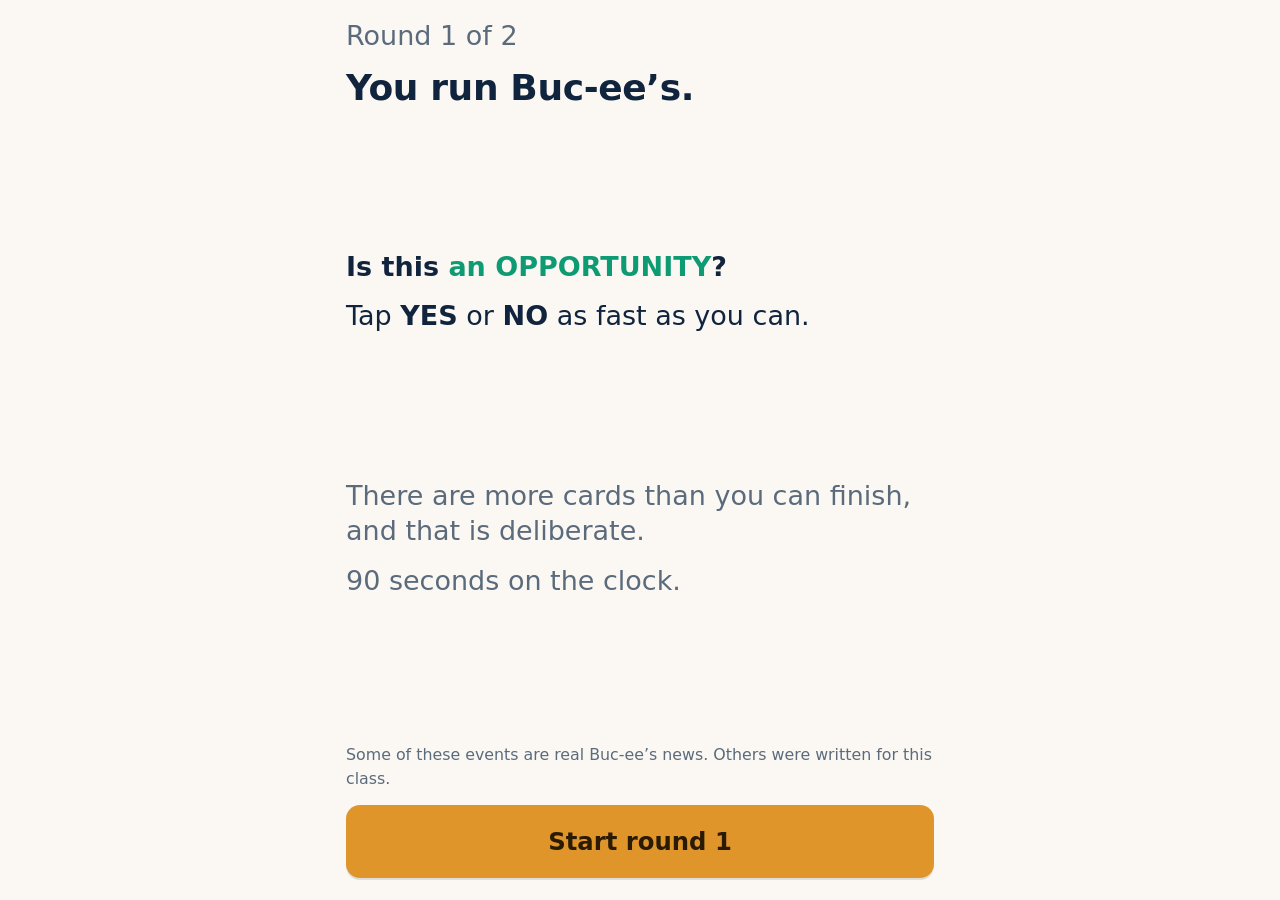
<file: index.html>
<!doctype html>
<html lang="en">
<head>
<meta charset="utf-8">
<meta name="viewport" content="width=device-width, initial-scale=1, viewport-fit=cover">
<meta name="robots" content="noindex">
<title>Opportunity or threat</title>
<link rel="stylesheet" href="style.css">
</head>
<body>
<div id="app"></div>
<script>
  // The whole exercise: two rounds, one event at a time, then the results page.
  var PAGE = {
    rounds: [
      { key: "r1", hunt: "o" },
      { key: "r2", hunt: "x" }
    ]
  };
</script>
<script src="events.js"></script>
<script src="game.js"></script>
</body>
</html>
</file>
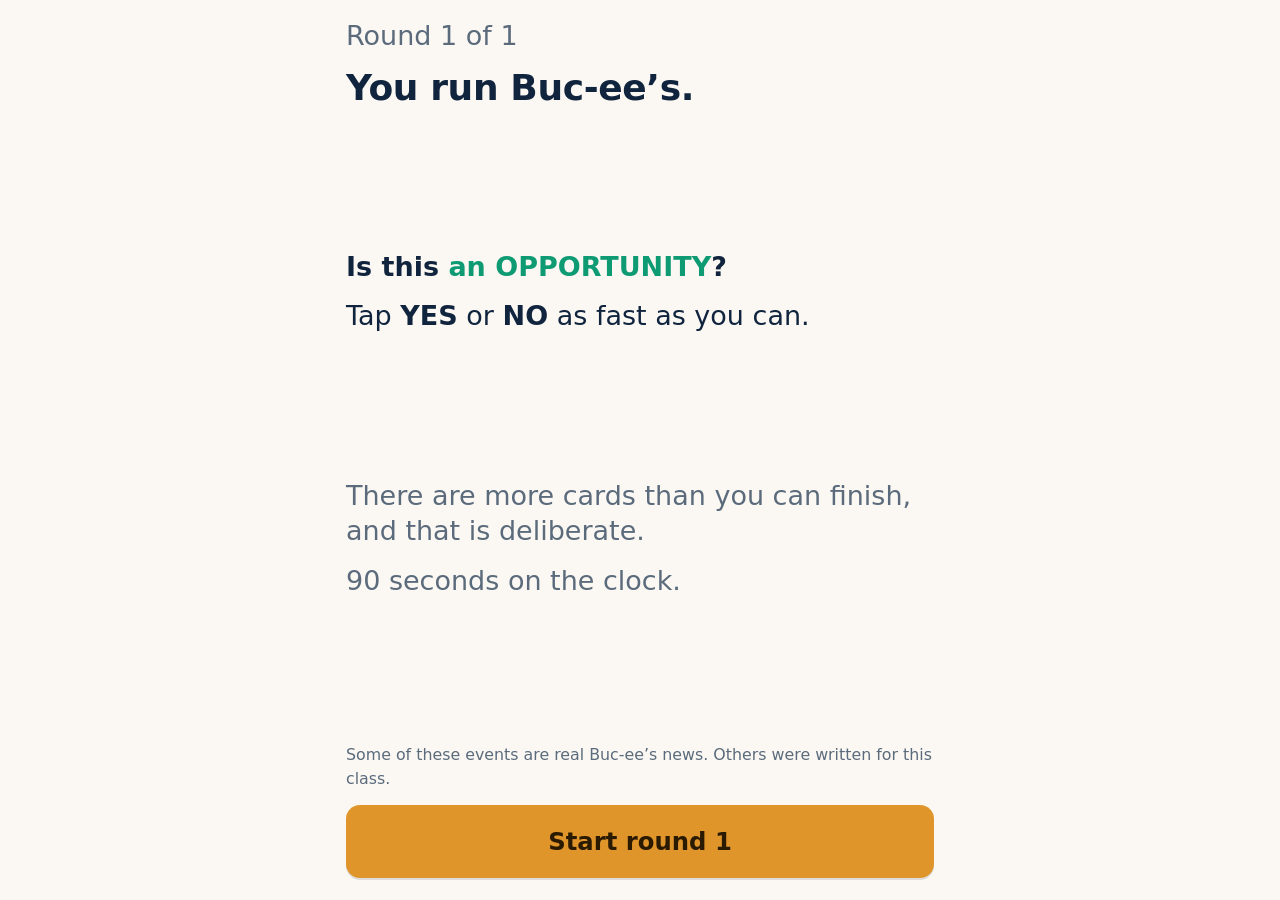
<file: a/index.html>
<!doctype html>
<html lang="en">
<head>
<meta charset="utf-8">
<meta name="viewport" content="width=device-width, initial-scale=1, viewport-fit=cover">
<meta name="robots" content="noindex">
<title>Part 2A &middot; Find the opportunity</title>
<link rel="stylesheet" href="../style.css">
<link rel="prefetch" href="../b/index.html">
</head>
<body>
<div id="app"></div>
<script>
  var PAGE = {
    title: "Part 2A",
    rounds: [ { key: "r3", mode: "triple", hunt: "o" } ],
    finalSummary: false,
    disclose: false,
    nextText: "One round left. Scan the third QR code on the screen."
  };
</script>
<script src="../events.js"></script>
<script src="../game.js"></script>
</body>
</html>
</file>
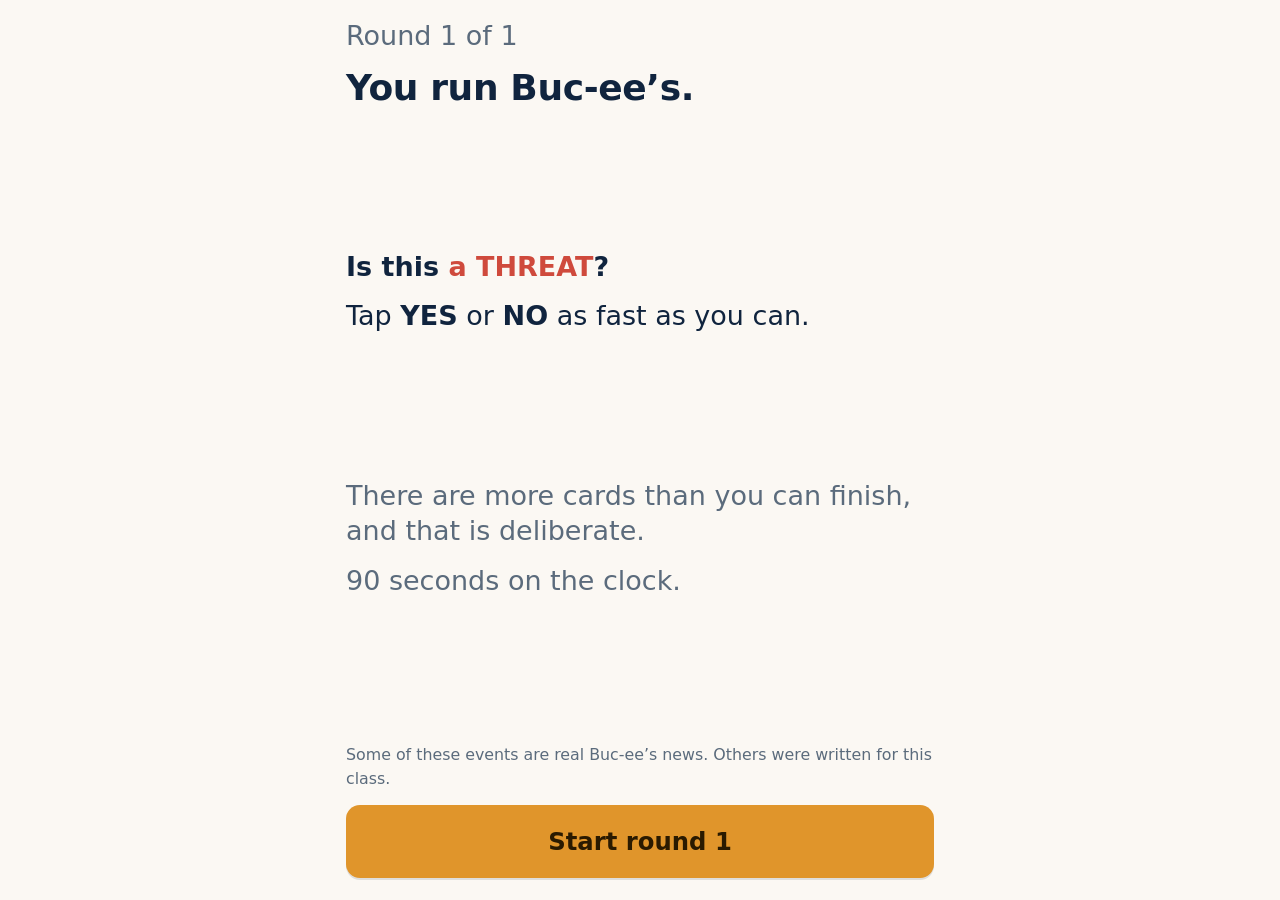
<file: b/index.html>
<!doctype html>
<html lang="en">
<head>
<meta charset="utf-8">
<meta name="viewport" content="width=device-width, initial-scale=1, viewport-fit=cover">
<meta name="robots" content="noindex">
<title>Part 2B &middot; Find the threat</title>
<link rel="stylesheet" href="../style.css">
</head>
<body>
<div id="app"></div>
<script>
  // The last page of the four. It reads every round back out of localStorage,
  // which is shared across all three pages because they sit on one origin, and
  // prints the combined summary the debrief is built on.
  var PAGE = {
    title: "Part 2B",
    rounds: [ { key: "r4", mode: "triple", hunt: "x" } ],
    finalSummary: true,
    lastPage: true,
    disclose: false
  };
</script>
<script src="../events.js"></script>
<script src="../game.js"></script>
</body>
</html>
</file>
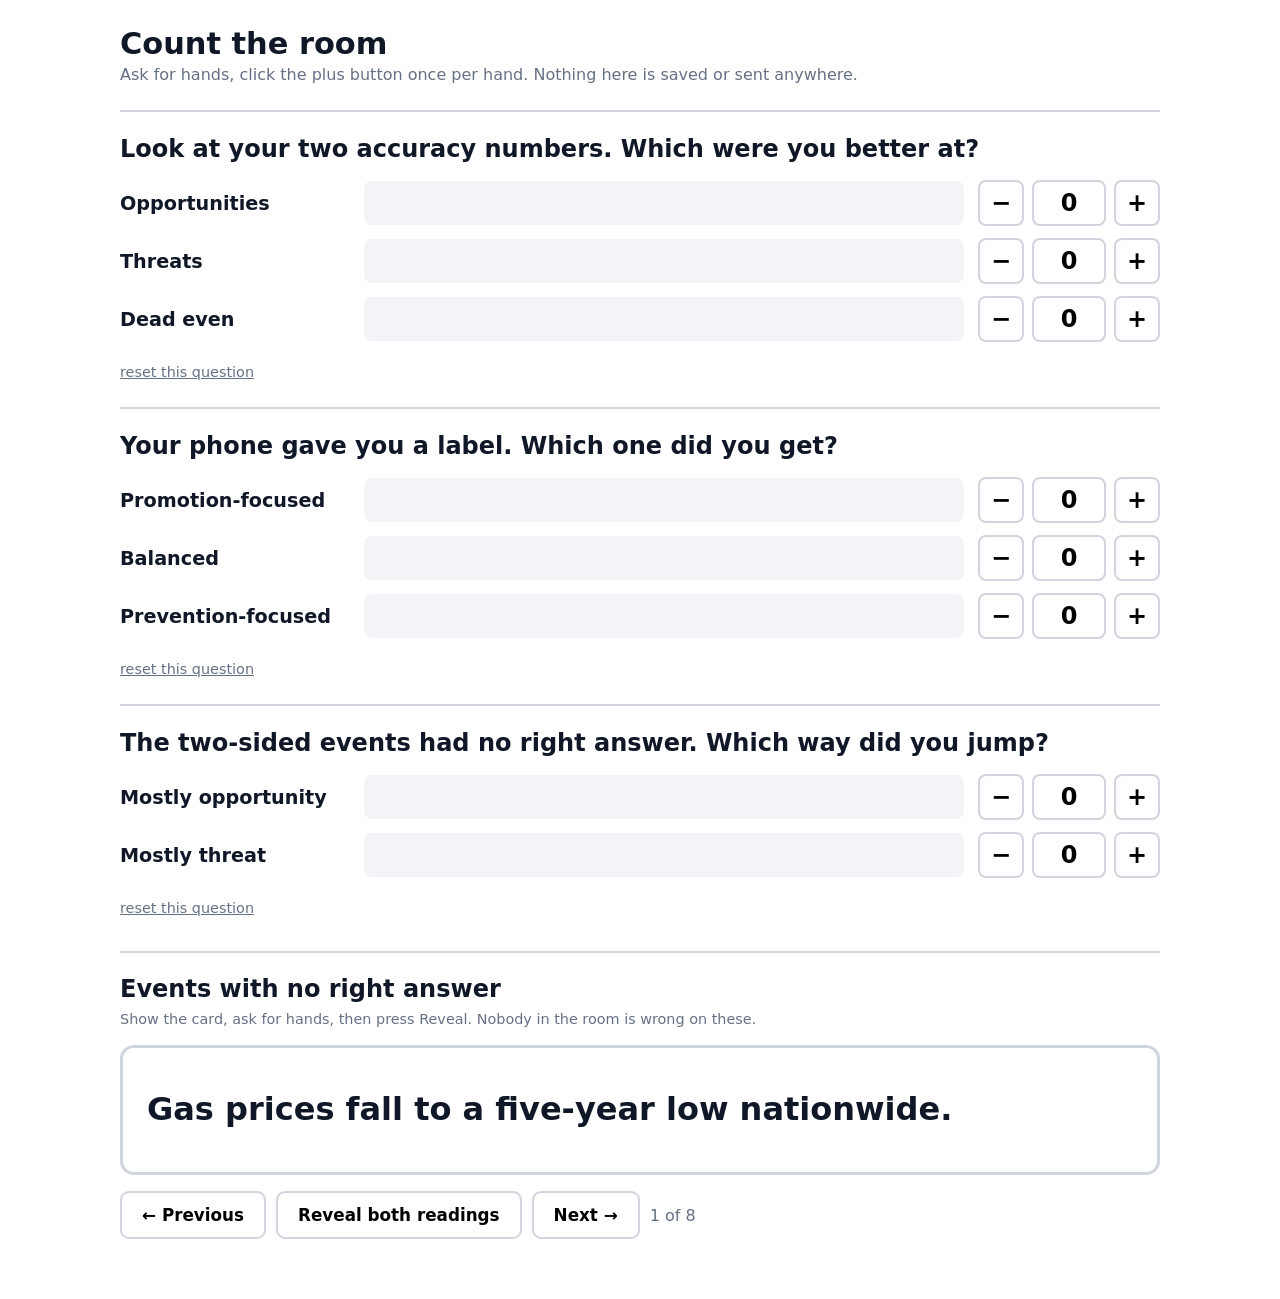
<file: tally.html>
<!doctype html>
<html lang="en">
<head>
<meta charset="utf-8">
<meta name="viewport" content="width=device-width, initial-scale=1">
<meta name="robots" content="noindex">
<title>Class tally &middot; Opportunities and threats</title>
<style>
/* Light theme on purpose. A projector in a lit classroom washes out dark slides. */
:root{--ink:#101828;--dim:#667085;--line:#d0d5dd;--green:#12b76a;--red:#f04438;--gold:#dc6803;--bg:#fff;}
*{box-sizing:border-box;}
html,body{margin:0;padding:0;background:var(--bg);color:var(--ink);
  font-family:"Segoe UI",system-ui,-apple-system,Roboto,Helvetica,Arial,sans-serif;}
#wrap{max-width:1100px;margin:0 auto;padding:26px 30px 60px;}
h1{font-size:1.9rem;margin:0 0 4px;}
.sub{color:var(--dim);font-size:1rem;margin:0 0 26px;}
.q{border-top:2px solid var(--line);padding-top:22px;margin-top:26px;}
.q h2{font-size:1.5rem;margin:0 0 16px;line-height:1.25;}
.row{display:flex;align-items:center;gap:14px;margin-bottom:12px;}
.name{width:230px;font-size:1.2rem;font-weight:600;flex:none;}
.track{flex:1;height:44px;background:#f2f4f7;border-radius:8px;overflow:hidden;}
.fill{height:100%;width:0;transition:width .25s ease;}
.fill.g{background:var(--green);} .fill.r{background:var(--red);} .fill.y{background:var(--gold);}
.ctl{display:flex;align-items:center;gap:8px;flex:none;}
.ctl button{width:46px;height:46px;font-size:1.5rem;font-weight:700;border:2px solid var(--line);
  background:#fff;border-radius:8px;cursor:pointer;font-family:inherit;line-height:1;}
.ctl button:active{background:#f2f4f7;}
.ctl input{width:74px;height:46px;font-size:1.5rem;font-weight:800;text-align:center;
  border:2px solid var(--line);border-radius:8px;font-family:inherit;}
.reset{margin-top:10px;font-size:.9rem;background:none;border:0;color:var(--dim);
  text-decoration:underline;cursor:pointer;font-family:inherit;padding:0;}

/* two-sided event reveal */
#amb{border-top:2px solid var(--line);padding-top:22px;margin-top:34px;}
#ambcard{font-size:2rem;line-height:1.35;font-weight:700;padding:26px 24px;border:3px solid var(--line);
  border-radius:14px;margin:14px 0 16px;min-height:130px;display:flex;align-items:center;}
#ambwhy{font-size:1.25rem;line-height:1.5;color:var(--ink);background:#fffaeb;border-left:6px solid var(--gold);
  padding:16px 18px;border-radius:0 10px 10px 0;display:none;}
#ambnav{display:flex;gap:10px;align-items:center;margin-top:16px;flex-wrap:wrap;}
#ambnav button{padding:12px 20px;font-size:1.05rem;font-weight:700;border:2px solid var(--line);
  background:#fff;border-radius:9px;cursor:pointer;font-family:inherit;}
#ambcount{color:var(--dim);font-size:1rem;}
.note{color:var(--dim);font-size:.9rem;margin-top:8px;line-height:1.5;}
</style>
</head>
<body>
<div id="wrap">

  <h1>Count the room</h1>
  <p class="sub">Ask for hands, click the plus button once per hand. Nothing here is saved or sent anywhere.</p>

  <div class="q" id="q1"></div>
  <div class="q" id="q2"></div>
  <div class="q" id="q3"></div>

  <div id="amb">
    <h2 style="font-size:1.5rem;margin:0 0 6px;">Events with no right answer</h2>
    <p class="note" style="margin-top:0;">Show the card, ask for hands, then press Reveal. Nobody in the room is wrong on these.</p>
    <div id="ambcard"></div>
    <div id="ambwhy"></div>
    <div id="ambnav">
      <button id="prev">&larr; Previous</button>
      <button id="reveal">Reveal both readings</button>
      <button id="nextc">Next &rarr;</button>
      <span id="ambcount"></span>
    </div>
  </div>

</div>

<script src="events.js"></script>
<script>
(function(){
  "use strict";

  var QUESTIONS = [
    { el:"q1",
      h:"Look at your two accuracy numbers. Which were you better at?",
      bars:[ {k:"Opportunities", c:"g"}, {k:"Threats", c:"r"}, {k:"Dead even", c:"y"} ] },
    { el:"q2",
      h:"Your phone gave you a label. Which one did you get?",
      bars:[ {k:"Promotion-focused", c:"g"}, {k:"Balanced", c:"y"}, {k:"Prevention-focused", c:"r"} ] },
    { el:"q3",
      h:"The two-sided events had no right answer. Which way did you jump?",
      bars:[ {k:"Mostly opportunity", c:"g"}, {k:"Mostly threat", c:"r"} ] }
  ];

  var counts = {};

  function draw(q){
    var host = document.getElementById(q.el);
    host.innerHTML = "";
    host.appendChild(Object.assign(document.createElement("h2"), {textContent:q.h}));
    q.bars.forEach(function(b){
      var key = q.el + "|" + b.k;
      counts[key] = counts[key] || 0;

      var row = document.createElement("div"); row.className = "row";

      var name = document.createElement("div"); name.className = "name"; name.textContent = b.k;
      var track = document.createElement("div"); track.className = "track";
      var fill = document.createElement("div"); fill.className = "fill " + b.c;
      track.appendChild(fill);

      var ctl = document.createElement("div"); ctl.className = "ctl";
      var minus = document.createElement("button"); minus.textContent = "−";
      var box = document.createElement("input"); box.type = "text"; box.inputMode = "numeric"; box.value = "0";
      var plus = document.createElement("button"); plus.textContent = "+";
      ctl.appendChild(minus); ctl.appendChild(box); ctl.appendChild(plus);

      row.appendChild(name); row.appendChild(track); row.appendChild(ctl);
      host.appendChild(row);

      b._fill = fill; b._box = box; b._key = key;

      plus.onclick  = function(){ counts[key]++; sync(q); };
      minus.onclick = function(){ if (counts[key] > 0) counts[key]--; sync(q); };
      box.onchange  = function(){ counts[key] = Math.max(0, parseInt(box.value, 10) || 0); sync(q); };
    });

    var r = document.createElement("button"); r.className = "reset"; r.textContent = "reset this question";
    r.onclick = function(){ q.bars.forEach(function(b){ counts[b._key] = 0; }); sync(q); };
    host.appendChild(r);

    sync(q);
  }

  function sync(q){
    var max = 1;
    q.bars.forEach(function(b){ if (counts[b._key] > max) max = counts[b._key]; });
    q.bars.forEach(function(b){
      b._box.value = counts[b._key];
      b._fill.style.width = Math.round((counts[b._key] / max) * 100) + "%";
    });
  }

  QUESTIONS.forEach(draw);

  // ---- two-sided event reveal ----
  var ai = 0;
  var card = document.getElementById("ambcard");
  var why  = document.getElementById("ambwhy");
  var cnt  = document.getElementById("ambcount");

  function show(){
    var a = AMBIGUOUS[ai];
    card.textContent = a.t;
    why.textContent = a.why;
    why.style.display = "none";
    cnt.textContent = (ai + 1) + " of " + AMBIGUOUS.length;
  }
  document.getElementById("reveal").onclick = function(){ why.style.display = "block"; };
  document.getElementById("nextc").onclick  = function(){ ai = (ai + 1) % AMBIGUOUS.length; show(); };
  document.getElementById("prev").onclick   = function(){ ai = (ai - 1 + AMBIGUOUS.length) % AMBIGUOUS.length; show(); };
  show();
})();
</script>
</body>
</html>
</file>
<file: style.css>
/* Shared styles. Mobile first. Light, warm and business-formal, sized to be read
   at arm's length on a phone in a lit classroom. Nothing loads from the network. */

:root {
  --bg:      #fbf8f3;   /* warm paper */
  --surface: #ffffff;
  --ink:     #10243e;   /* deep navy */
  --dim:     #5b6b7c;
  --line:    #dde5ee;
  --gold:    #e0952b;   /* warm amber, the cheerful accent */
  --gold-sf: #fdf5e6;
  --green:   #0e9a72;   /* opportunity */
  --green-sf:#e8f6f1;
  --red:     #cf4a3c;   /* threat */
  --red-sf:  #fdeeec;
}

* { box-sizing: border-box; -webkit-tap-highlight-color: transparent; }

html, body {
  margin: 0; padding: 0; min-height: 100%;
  background: var(--bg); color: var(--ink);
  font-family: "Segoe UI", system-ui, -apple-system, Roboto, Helvetica, Arial, sans-serif;
  font-size: 18px;
  -webkit-text-size-adjust: 100%;
  overscroll-behavior: none;
}

body { display: flex; flex-direction: column; min-height: 100vh; }

#app {
  flex: 1; display: flex; flex-direction: column;
  max-width: 620px; width: 100%; margin: 0 auto; padding: 18px 16px 22px;
}

/* ---- shared bits -------------------------------------------------------- */

h1 { font-size: 2rem;   line-height: 1.15; margin: 0 0 .5rem; letter-spacing: -.01em; }
h2 { font-size: 1.5rem; line-height: 1.25; margin: 0 0 .6rem; }
p  { font-size: 1.12rem; line-height: 1.5; margin: 0 0 .9rem; }
.dim   { color: var(--dim); }
.small { font-size: .98rem; }
.tiny  { font-size: .88rem; line-height: 1.5; }

.btn {
  display: block; width: 100%; border: 0; border-radius: 14px;
  padding: 22px 16px; font-size: 1.35rem; font-weight: 700;
  background: var(--gold); color: #2a1a00; cursor: pointer;
  font-family: inherit; box-shadow: 0 2px 0 rgba(16,36,62,.12);
}
.btn.ghost {
  background: var(--surface); color: var(--ink); border: 2px solid var(--line);
  font-size: 1.15rem; padding: 16px; box-shadow: none;
}
.btn:active { transform: translateY(1px); }
.btn + .btn { margin-top: 10px; }

.spacer { flex: 1; min-height: 18px; }

/* ---- round intro -------------------------------------------------------
   Every line on this screen is one size, at the size of the question itself.
   Only the closing disclaimer is smaller, because it is a footnote and not an
   instruction. "You run Buc-ee's." keeps the h1 size above all of it. */

/* The wrap has to be the flex column itself, otherwise `.spacer` has nothing to
   grow inside and the button never reaches the bottom of the screen. */
.intro         { flex: 1; display: flex; flex-direction: column; }
.intro p       { font-size: 1.5rem; line-height: 1.3; margin: 0 0 .8rem; }
.intro p.q     { font-weight: 700; }
.intro p.tiny  { font-size: .88rem; line-height: 1.5; }

/* ---- play screen -------------------------------------------------------- */

#bar {
  display: flex; align-items: center; gap: 12px;
  padding: 4px 2px 14px; border-bottom: 2px solid var(--line); margin-bottom: 16px;
}
#prompt { flex: 1; font-size: 1.3rem; font-weight: 800; line-height: 1.2; }
#prompt .hunt-o { color: var(--green); }
#prompt .hunt-x { color: var(--red); }
#clock {
  font-variant-numeric: tabular-nums; font-size: 2rem; font-weight: 800;
  min-width: 2.6ch; text-align: right; color: var(--dim);
}
#clock.low { color: var(--red); }

#stage { flex: 1; display: flex; flex-direction: column; justify-content: center; gap: 12px; }

.evt {
  background: var(--surface); border: 3px solid var(--line); border-radius: 16px;
  padding: 26px 22px; font-size: 1.55rem; line-height: 1.35; font-weight: 600;
  box-shadow: 0 1px 3px rgba(16,36,62,.06);
}
.evt.tap  { cursor: pointer; font-size: 1.28rem; padding: 22px 18px; }
.evt.ok   { border-color: var(--green); background: var(--green-sf); }
.evt.bad  { border-color: var(--red);   background: var(--red-sf); }
.evt.neut { border-color: var(--gold);  background: var(--gold-sf); }

/* YES and NO must be exactly the same size. Both get flex:1 so they split the
   row evenly, both carry a 3px border so the border does not make one taller,
   and the shared `.btn + .btn` top margin is cancelled so NO is not pushed down. */
#answers { display: flex; align-items: stretch; gap: 14px; padding-top: 18px; }
#answers .btn {
  flex: 1 1 0; width: auto; min-width: 0;
  font-size: 1.6rem; padding: 26px 10px; border: 3px solid transparent;
}
#answers .btn + .btn { margin-top: 0; }
#answers .yes { background: var(--green); color: #fff; border-color: var(--green); }
#answers .no  { background: var(--surface); color: var(--ink); border-color: var(--line); }

/* ---- results ------------------------------------------------------------ */

.stat {
  background: var(--surface); border-radius: 14px; padding: 18px 20px; margin-bottom: 12px;
  border-left: 7px solid var(--line); box-shadow: 0 1px 3px rgba(16,36,62,.06);
}
.stat.headline  { border-left-color: var(--gold); }
.stat.good      { border-left-color: var(--green); }
.stat.bad       { border-left-color: var(--red); }
.stat .n   { font-size: 2.9rem; font-weight: 800; line-height: 1; letter-spacing: -.02em; }
.stat .n.sm{ font-size: 1.9rem; }
.stat .lab { font-size: 1.15rem; margin-top: 8px; font-weight: 600; }
.stat .sub { font-size: .95rem; color: var(--dim); margin-top: 7px; line-height: 1.5; }

.rule { border: 0; border-top: 2px solid var(--line); margin: 22px 0 16px; }

.pill {
  display: inline-block; background: var(--surface); border: 2px solid var(--line);
  border-radius: 999px; padding: 8px 15px; font-size: .98rem; font-weight: 600;
  margin: 0 7px 8px 0;
}

/* ---- expandable card review -------------------------------------------- */

.rev { margin-bottom: 10px; }
.rev > summary {
  list-style: none; cursor: pointer; background: var(--surface);
  border: 2px solid var(--line); border-radius: 12px; padding: 15px 18px;
  font-size: 1.1rem; font-weight: 700; display: flex; align-items: center; gap: 10px;
}
.rev > summary::-webkit-details-marker { display: none; }
.rev > summary .cue { margin-left: auto; color: var(--dim); font-weight: 600; font-size: .95rem; }
.rev[open] > summary { border-bottom-left-radius: 0; border-bottom-right-radius: 0; }
.rev .body {
  border: 2px solid var(--line); border-top: 0;
  border-radius: 0 0 12px 12px; background: var(--surface); padding: 6px 18px 14px;
}
.rev .item {
  font-size: 1.02rem; line-height: 1.45; padding: 11px 0 11px 16px;
  border-bottom: 1px solid var(--line); border-left: 5px solid transparent;
}
.rev .item:last-child { border-bottom: 0; }
.rev .item.o { border-left-color: var(--green); }
.rev .item.x { border-left-color: var(--red); }
.rev .item .tag { display: block; font-size: .82rem; color: var(--dim); margin-top: 4px; }
.dot { width: 13px; height: 13px; border-radius: 50%; display: inline-block; flex: none; }
.dot.g { background: var(--green); } .dot.r { background: var(--red); } .dot.y { background: var(--gold); }

/* ---- saving the results ------------------------------------------------- */

@media print {
  html, body { background: #fff; font-size: 12pt; }
  #app { max-width: none; padding: 0; }
  .btn, .noprint { display: none !important; }
  .rev .body { display: block !important; }
  .rev > summary { border-radius: 12px 12px 0 0; }
  .stat, .rev > summary, .rev .body, .evt { box-shadow: none; break-inside: avoid; }
}
</file>
